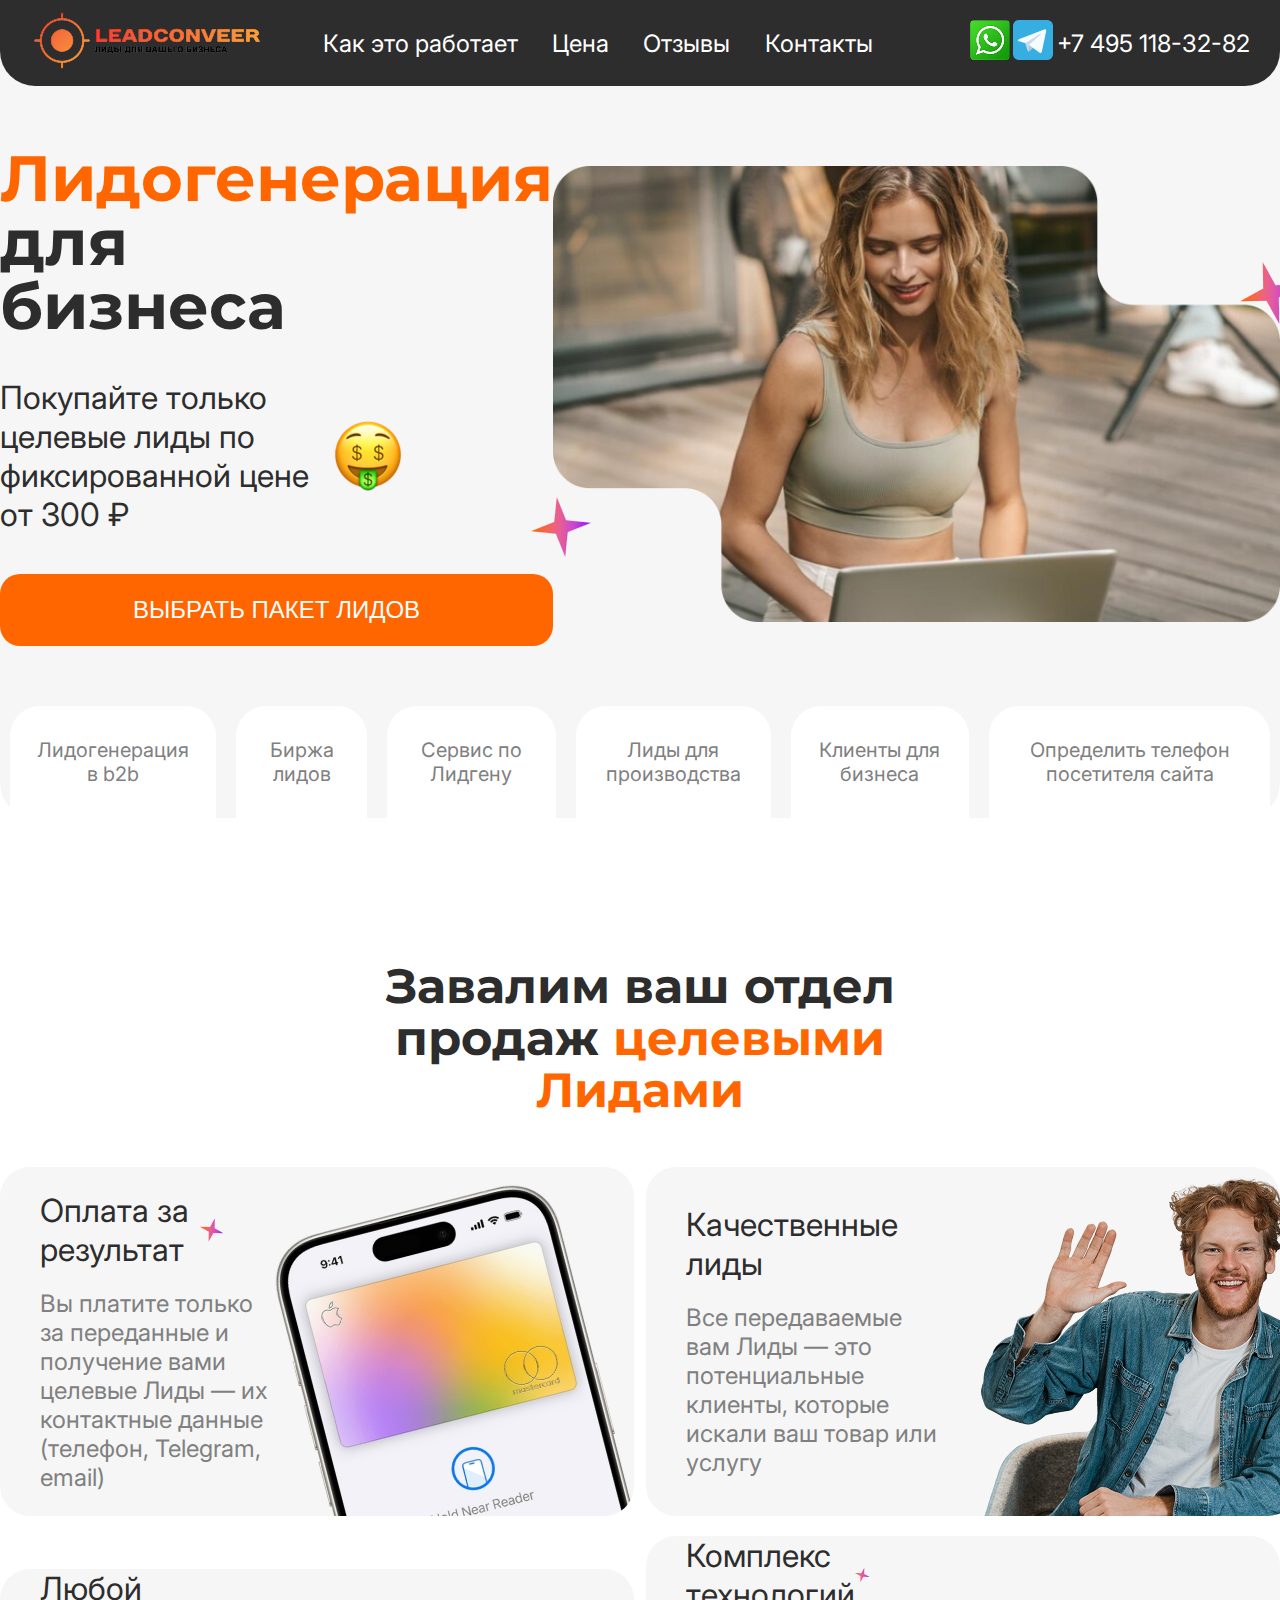
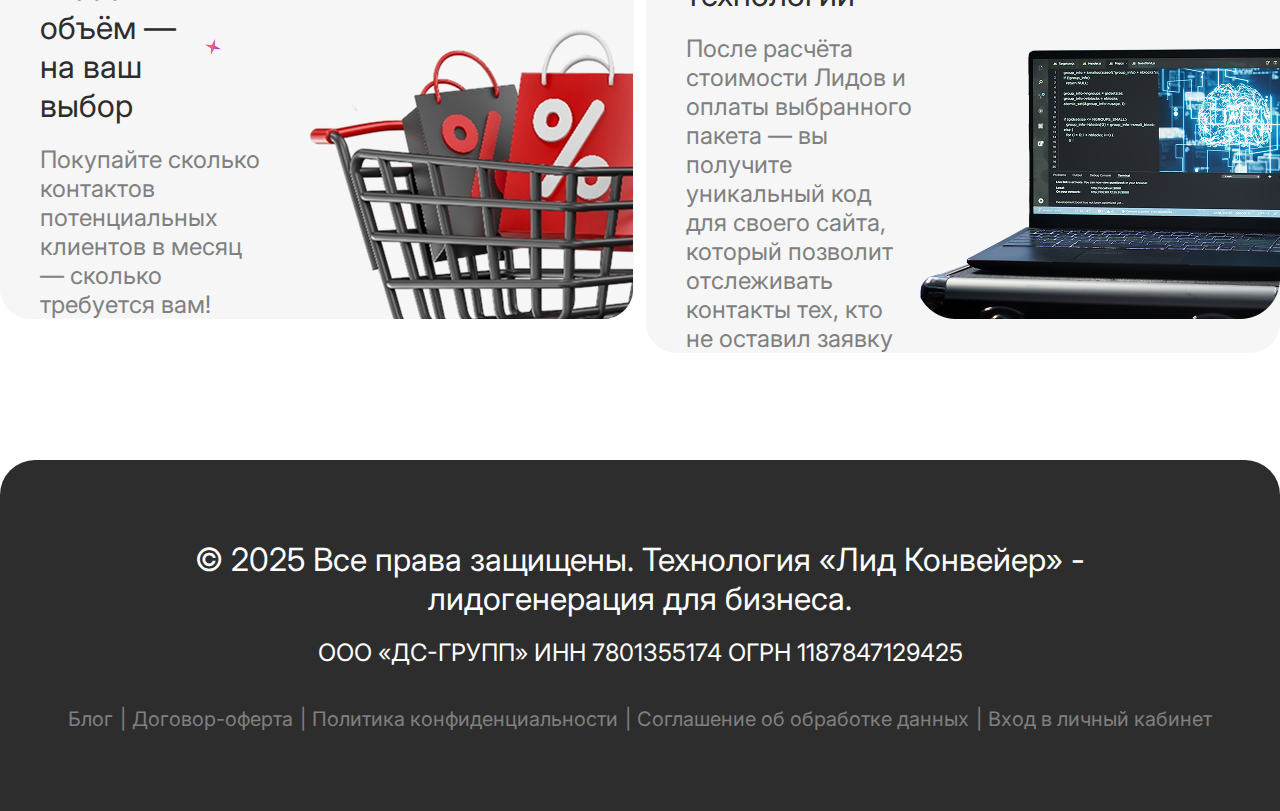
<file: leadconveer/index.html>
<!DOCTYPE html>
<html lang="en">
<head>
  <meta charset="UTF-8">
  <meta name="viewport" content="width=device-width, initial-scale=1.0">
  <title>LEADCONVEER</title>
  <link rel="stylesheet" href="css/style.css">

  <link rel="preconnect" href="https://fonts.googleapis.com">
  <link rel="preconnect" href="https://fonts.gstatic.com" crossorigin>
  <link href="https://fonts.googleapis.com/css2?family=Inter:ital,opsz,wght@0,14..32,100..900;1,14..32,100..900&family=Montserrat:ital,wght@0,100..900;1,100..900&display=swap" rel="stylesheet">

  <link href="https://fonts.cdnfonts.com/css/kollektif" rel="stylesheet">
</head>
<body>
  
  <section class="hero-wrapper">
      <header class="header">
        <a href="#" class="header-logo">
          <img src="img/logo.png" alt="logo">
        </a>
        <ul class="header-nav">
          <li class="header-nav-link"><a href="#">Как это работает</a></li>
          <li class="header-nav-link"><a href="#">Цена</a></li>
          <li class="header-nav-link"><a href="#">Отзывы</a></li>
          <li class="header-nav-link"><a href="#">Контакты</a></li>
        </ul>
        <!-- burger -->
        <div class="header-burger">
          <div class="header-burger-item"></div>
          <div class="header-burger-item"></div>
          <div class="header-burger-item"></div>
        </div>
        <!-- burger -->
        <!-- /.header-nav -->
        <div class="header-mob">
          <ul class="header-mob-list">
            <li class="header-mob-item header-nav-link"><a href="#">Как это работает</a></li>
            <li class="header-mob-item header-nav-link"><a href="#">Цена</a></li>
            <li class="header-mob-item header-nav-link"><a href="#">Отзывы</a></li>
            <li class="header-mob-item header-nav-link"><a href="#">Контакты</a></li>
            <a href="#" class="header-link">+7 495 118-32-82</a>
            <a href="#" class="header-link">
              <img src="img/header-link-1.png" alt="header-link">
            </a>
            <a href="#" class="header-link">
              <img src="img/header-link-2.png" alt="header-link">
            </a>
          </ul>
        </div>
        <!-- header-mob -->
        <div class="header-links">
          <a href="#" class="header-link">
            <img src="img/header-link-1.png" alt="header-link">
          </a>
          <a href="#" class="header-link">
            <img src="img/header-link-2.png" alt="header-link">
          </a>
          <a href="#" class="header-link">+7 495 118-32-82</a>
        </div>
        <!-- /.heaeder-links -->
      </header>
      
      <div class="container">
        <!-- /.header -->
        <div class="hero">
          <div class="hero-main">
            <div class="hero-main-info">
              <h1 class="hero-main-title">Лидогенерация <span>для бизнеса</span></h1>
              <p class="hero-main-subtitle">Покупайте только целевые лиды по фиксированной цене от 300 ₽ <img src="img/hero-main-img-money.png" alt="money"></p>
              <button class="hero-main-btn">Выбрать пакет лидов</button>
            </div>
            <div class="hero-main-images">
              <img src="img/hero-main-images-img.png" alt="hero-main-img" class="hero-main-img">
              <img src="img/star-1.png" alt="hero-img-star" class="hero-main-star">
              <img src="img/star-2.png" alt="hero-img-star" class="hero-main-star2">
            </div>
          </div>
          <!-- /.hero-main -->
          <div class="hero-items">
            <span class="hero-item">Лидогенерация в b2b</span>
            <span class="hero-item">Биржа лидов</span>
            <span class="hero-item">Сервис по Лидгену</span>
            <span class="hero-item">Лиды для производства</span>
            <span class="hero-item">Клиенты для бизнеса</span>
            <span class="hero-item">Определить телефон посетителя сайта</span>
          </div>
          <!-- /.hero-items -->
        </div>
        <!-- /.hero -->
      </div>
      <!-- /.container -->
      
  </section>
  <!-- /.hero-wrapper -->

  <div class="second-wrapper">
    <div class="container">
      <div class="second">
        <h2 class="main-title second-title">Завалим ваш отдел продаж <span>целевыми Лидами</span></h2>
        <div class="second-items">
          <div class="second-item">
            <div class="second-item-info">
              <h4 class="second-item-title">
                Оплата за результат 
                <svg width="44" height="44" viewBox="0 0 44 44" fill="none" xmlns="http://www.w3.org/2000/svg">
                  <path d="M27.8949 0L27.5229 18.8113L44 27.8949L25.1887 27.5229L16.1051 44L16.4771 25.1887L0 16.1051L18.8113 16.4771L27.8949 0Z" fill="url(#paint0_linear_753_557)" />
                  <defs>
                    <linearGradient id="paint0_linear_753_557" x1="0" y1="22" x2="44" y2="22" gradientUnits="userSpaceOnUse">
                      <stop stop-color="#FF6600" />
                      <stop offset="0.274" stop-color="#F26659" />
                      <stop offset="0.374" stop-color="#F06177" />
                      <stop offset="0.484" stop-color="#E65D97" />
                      <stop offset="0.714" stop-color="#CA46D2" />
                      <stop offset="1" stop-color="#8D13F9" />
                    </linearGradient>
                  </defs>
                </svg>
              </h4>
              <p class="second-item-text">Вы платите только за переданные и получение вами целевые Лиды — их контактные данные (телефон, Telegram, email)</p>
            </div>
            <img src="img/second-item-img.png" alt="second-item-img" class="second-item-img">
          </div>
          <!-- /.second-item -->
          <div class="second-item">
            <div class="second-item-info">
              <h4 class="second-item-title">
                Качественные лиды 
                <svg width="44" height="44" viewBox="0 0 44 44" fill="none" xmlns="http://www.w3.org/2000/svg">
                  <path d="M27.8949 0L27.5229 18.8113L44 27.8949L25.1887 27.5229L16.1051 44L16.4771 25.1887L0 16.1051L18.8113 16.4771L27.8949 0Z" fill="url(#paint0_linear_753_557)" />
                  <defs>
                    <linearGradient id="paint0_linear_753_557" x1="0" y1="22" x2="44" y2="22" gradientUnits="userSpaceOnUse">
                      <stop stop-color="#FF6600" />
                      <stop offset="0.274" stop-color="#F26659" />
                      <stop offset="0.374" stop-color="#F06177" />
                      <stop offset="0.484" stop-color="#E65D97" />
                      <stop offset="0.714" stop-color="#CA46D2" />
                      <stop offset="1" stop-color="#8D13F9" />
                    </linearGradient>
                  </defs>
                </svg>
              </h4>
              <p class="second-item-text">Все передаваемые вам Лиды — это потенциальные клиенты, которые искали ваш товар или услугу</p>
            </div>
            <img src="img/second-item-img-2.png" alt="second-item-img" class="second-item-img">
          </div>
          <!-- /.second-item -->
          <div class="second-item">
            <div class="second-item-info">
              <h4 class="second-item-title">
                Любой объём — на ваш выбор
                <svg width="44" height="44" viewBox="0 0 44 44" fill="none" xmlns="http://www.w3.org/2000/svg">
                  <path d="M27.8949 0L27.5229 18.8113L44 27.8949L25.1887 27.5229L16.1051 44L16.4771 25.1887L0 16.1051L18.8113 16.4771L27.8949 0Z" fill="url(#paint0_linear_753_557)" />
                  <defs>
                    <linearGradient id="paint0_linear_753_557" x1="0" y1="22" x2="44" y2="22" gradientUnits="userSpaceOnUse">
                      <stop stop-color="#FF6600" />
                      <stop offset="0.274" stop-color="#F26659" />
                      <stop offset="0.374" stop-color="#F06177" />
                      <stop offset="0.484" stop-color="#E65D97" />
                      <stop offset="0.714" stop-color="#CA46D2" />
                      <stop offset="1" stop-color="#8D13F9" />
                    </linearGradient>
                  </defs>
                </svg>
              </h4>
              <p class="second-item-text">Покупайте сколько контактов потенциальных клиентов в месяц — сколько требуется вам!</p>
            </div>
            <img src="img/second-item-img-3.png" alt="second-item-img" class="second-item-img">
          </div>
          <!-- /.second-item -->
          <div class="second-item">
            <div class="second-item-info">
              <h4 class="second-item-title">
                Комплекс технологий
                <svg width="44" height="44" viewBox="0 0 44 44" fill="none" xmlns="http://www.w3.org/2000/svg">
                  <path d="M27.8949 0L27.5229 18.8113L44 27.8949L25.1887 27.5229L16.1051 44L16.4771 25.1887L0 16.1051L18.8113 16.4771L27.8949 0Z" fill="url(#paint0_linear_753_557)" />
                  <defs>
                    <linearGradient id="paint0_linear_753_557" x1="0" y1="22" x2="44" y2="22" gradientUnits="userSpaceOnUse">
                      <stop stop-color="#FF6600" />
                      <stop offset="0.274" stop-color="#F26659" />
                      <stop offset="0.374" stop-color="#F06177" />
                      <stop offset="0.484" stop-color="#E65D97" />
                      <stop offset="0.714" stop-color="#CA46D2" />
                      <stop offset="1" stop-color="#8D13F9" />
                    </linearGradient>
                  </defs>
                </svg>
              </h4>
              <p class="second-item-text">После расчёта стоимости Лидов и оплаты выбранного пакета — вы получите уникальный код для своего сайта, который позволит отслеживать контакты тех, кто не оставил заявку</p>
            </div>
            <img src="img/second-item-img-4.png" alt="second-item-img" class="second-item-img">
          </div>
          <!-- /.second-item -->
        </div>
      </div>
      <!-- /.second -->
    </div>
    <!-- /.container -->
  </div>
  <!-- /.second-wrapper -->

  <footer class="footer-wrapper">
    <div class="container">
      <div class="footer">
        <p class="footer-license">© 2025 Все права защищены. Технология «Лид Конвейер» - лидогенерация для бизнеса.</p>
        <p class="footer-inn">ООО «ДС-ГРУПП» ИНН 7801355174 ОГРН 1187847129425</p>
        <div class="footer-links">
          <a href="#" class="footer-link">Блог</a> | 
          <a href="#" class="footer-link">Договор-оферта</a> | 
          <a href="#" class="footer-link">Политика конфиденциальности</a> | 
          <a href="#" class="footer-link">Соглашение об обработке данных</a> | 
          <a href="#" class="footer-link">Вход в личный кабинет</a>
        </div>
      </div>
      <!-- /.footer -->
    </div>
    <!-- /.container -->
  </footer>
  <!-- /.footer-wrapper -->

  <script src="js/script.js"></script>
</body>
</html>
</file>
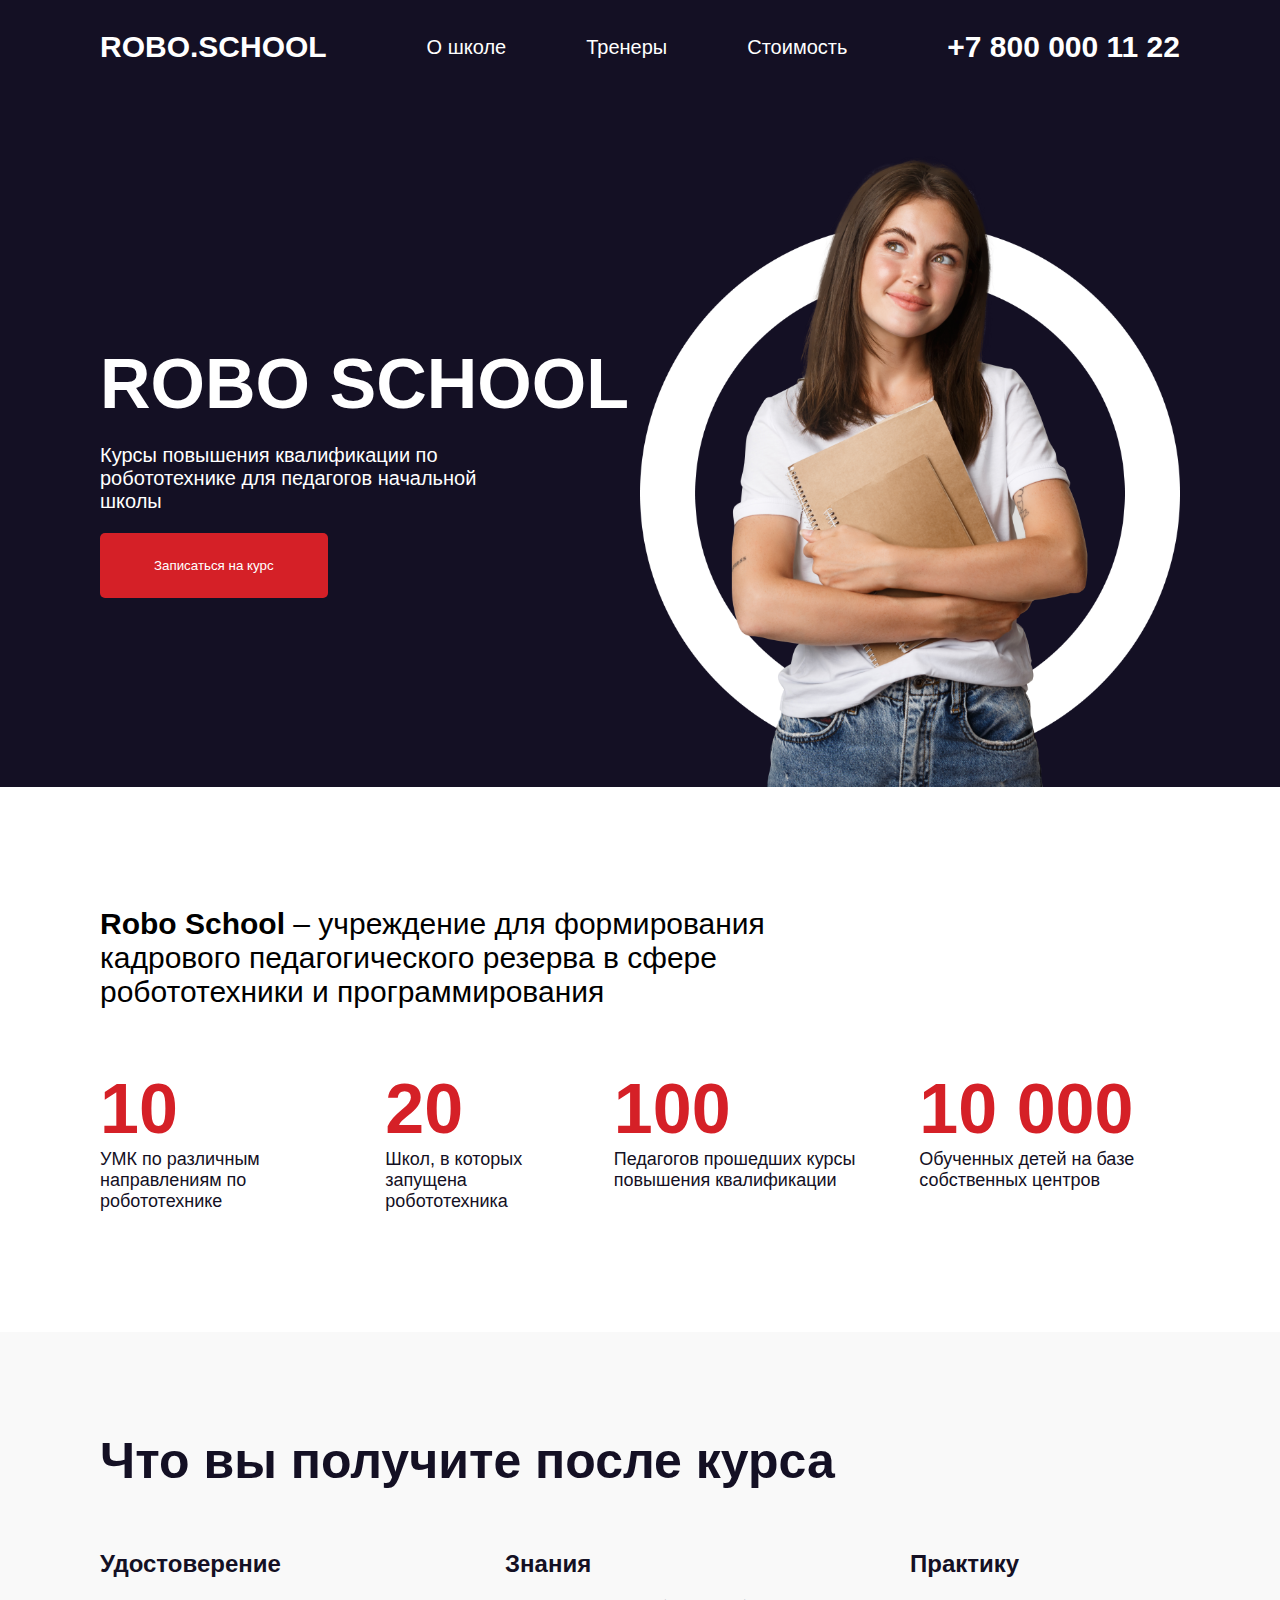
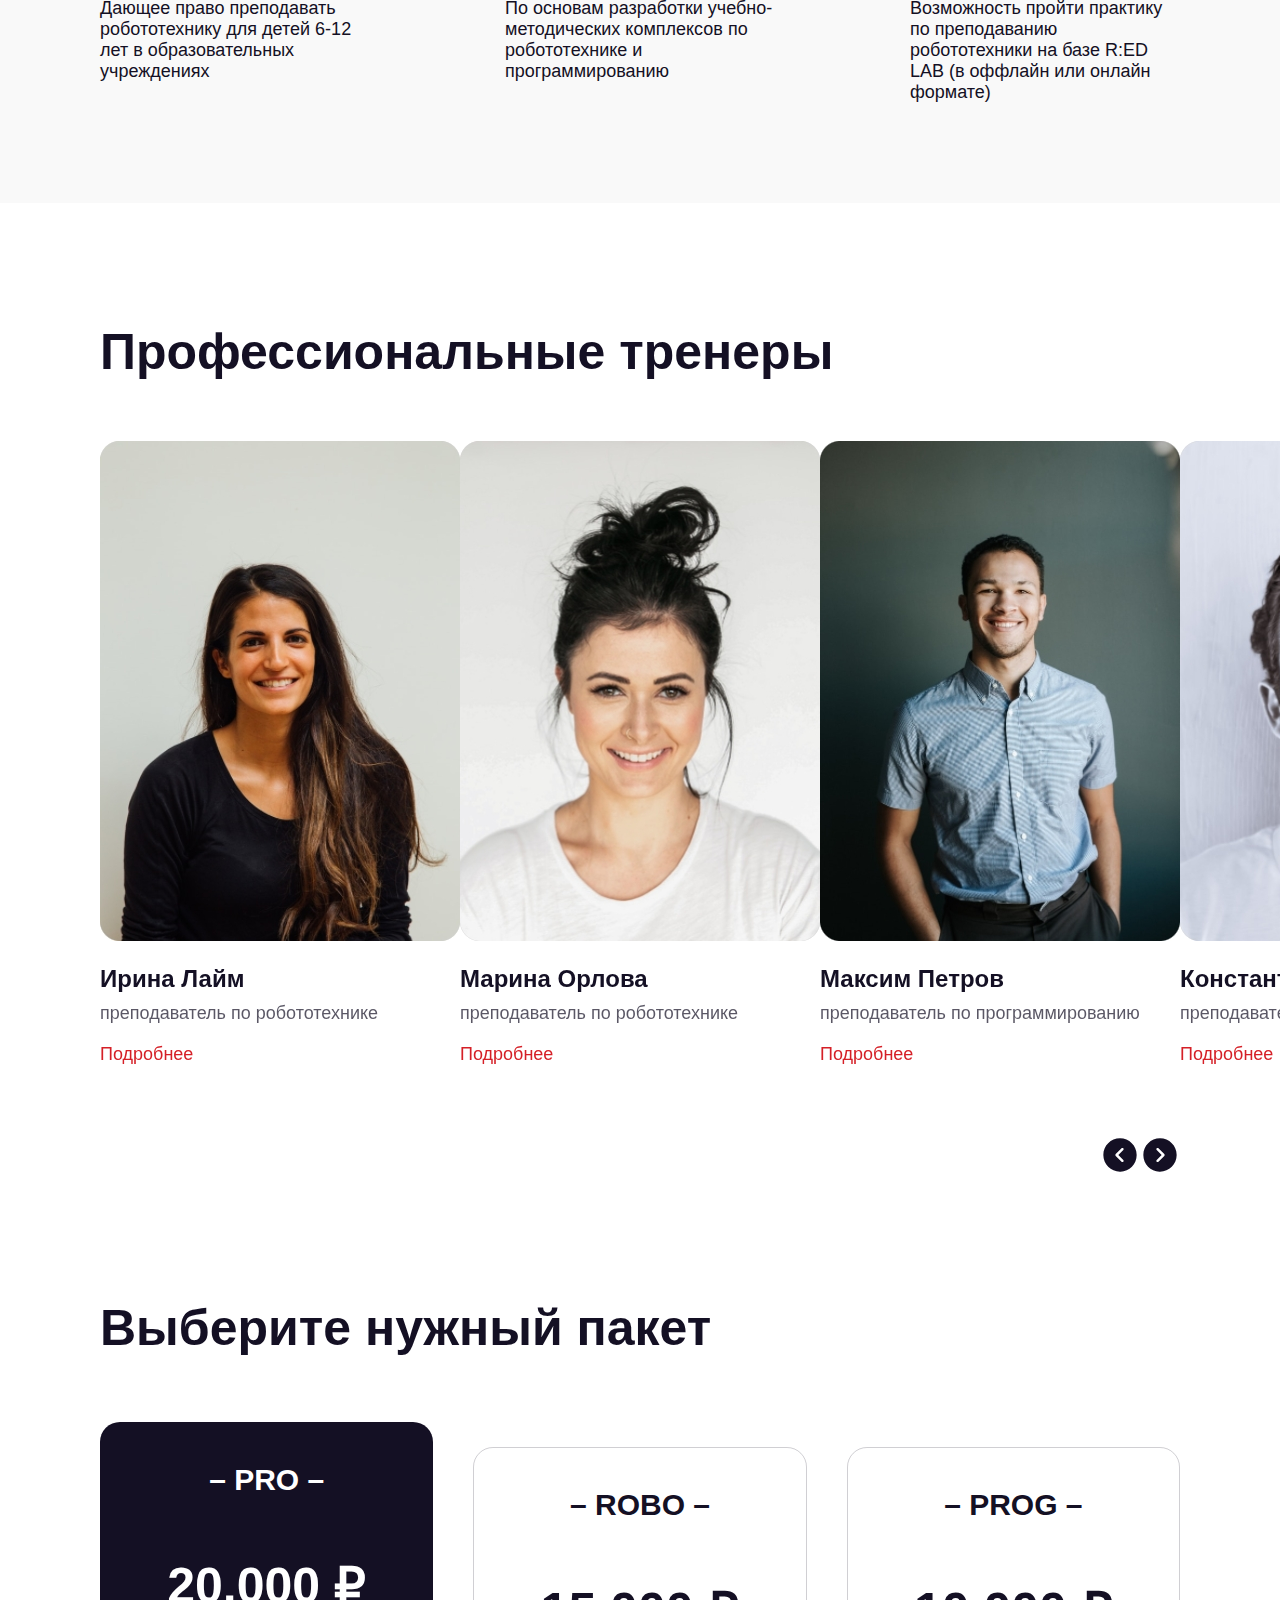
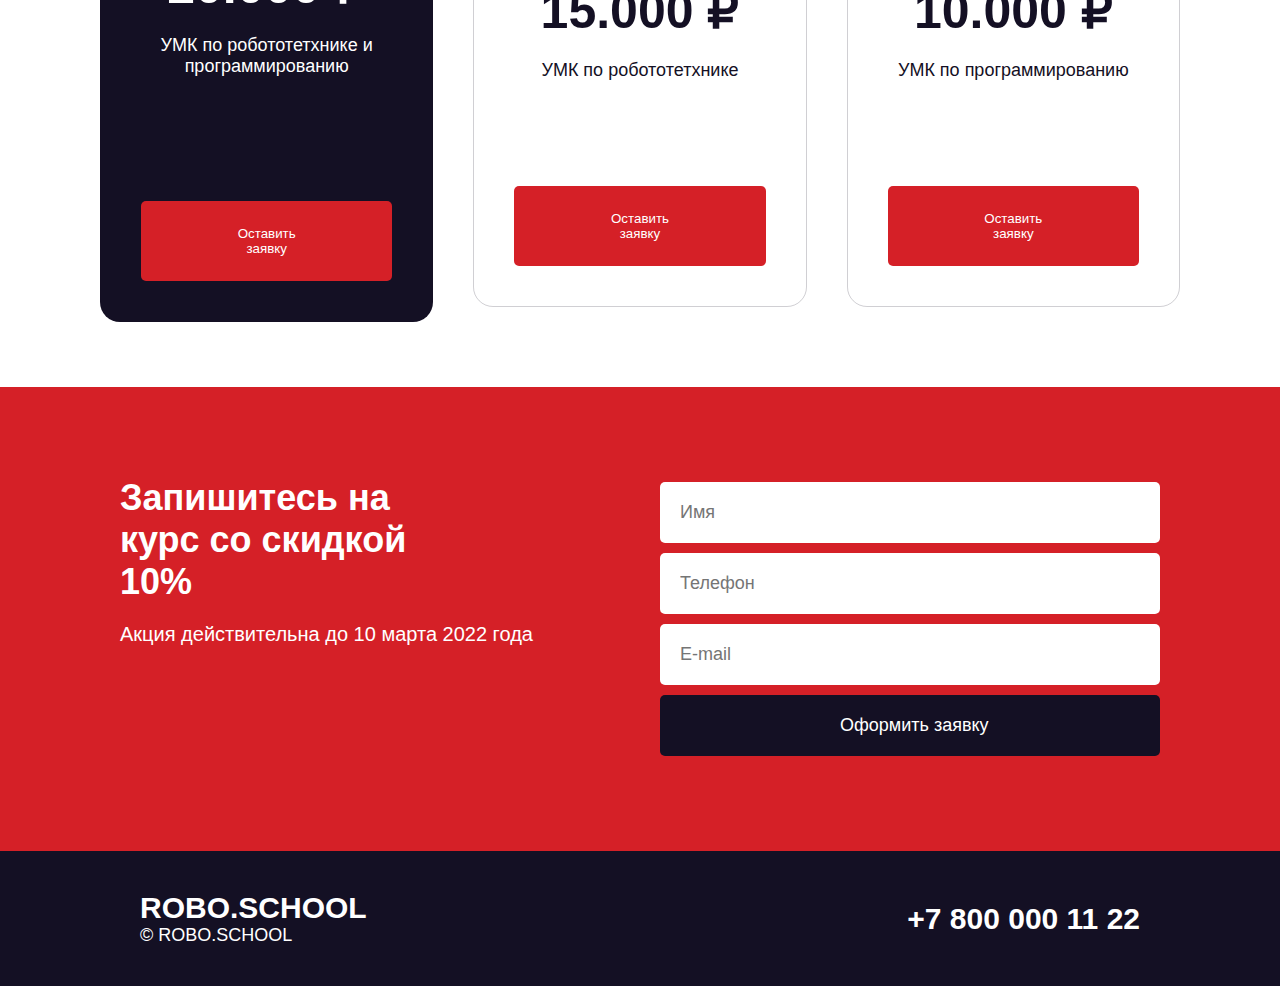
<file: robo.school.github/index.html>
<!DOCTYPE html>
<html lang="en">
<head>
  <meta charset="UTF-8">
  <meta name="viewport" content="width=device-width, initial-scale=1.0">
  <title>ROBO.SCHOOL</title>
  <link rel="stylesheet" href="css/style.css">
  <link href="https://fonts.cdnfonts.com/css/jost" rel="stylesheet">
  <link rel="stylesheet" href="https://cdn.jsdelivr.net/npm/swiper@11/swiper-bundle.min.css"/>
  <link rel="stylesheet" href="https://cdnjs.cloudflare.com/ajax/libs/animate.css/4.1.1/animate.min.css"/>
</head>
<body>
  
  <div class="header-wrapper">
    
      <div class="header">
        <div class="header-nav">
          <div class="logo">robo.school</div>
          <ul class="header-navbar">
            <li class="navbar-item"><a data-link="stat" class="navbar-link">О школе</a></li>
            <li class="navbar-item"><a data-link="coach" class="navbar-link">Тренеры</a></li>
            <li class="navbar-item"><a data-link="pack" class="navbar-link">Стоимость</a></li>
          </ul>
          <a class="header-phone" href="#">+7 800 000 11 22</a>
          <!-- burger -->
          <div class="header-burger">
            <div class="header-burger-item"></div>
            <div class="header-burger-item"></div>
            <div class="header-burger-item"></div>
          </div>
          <!-- burger -->
        </div>
        <!-- /.header-nav -->
        <div class="header-mob">
          <div class="header-mob-list">
            <div class="header-mob-item navbar-item"><a data-link="stat" class="navbar-link">О школе</a></div>
            <div class="header-mob-item navbar-item"><a data-link="coach" class="navbar-link">Тренеры</a></div>
            <div class="header-mob-item navbar-item"><a data-link="pack" class="navbar-link">Стоимость</a></div>
          </div>
        </div>
        <!-- header-mob -->
      </div>
    <div class="container">
      <div class="header">
        <div class="header-down">
          <div class="header-left">
            <div class="header-left-title animate__animated animate__bounce">robo school</div>
            <div class="header-left-text">Курсы повышения квалификации по робототехнике для педагогов начальной школы</div>
            <button class="header-left-btn main-btn" id="header-btn">Записаться на курс</button>
          </div>
          <img class="header-img" src="img/header-img.png"></img>
        </div>
        <!-- /.header-down -->
      </div>
      <!-- /.header -->
    </div>
    <!-- /.container -->
  </div>
  <!-- /.header-wrapper -->
  
  <div class="stat-wrapper">
    <div class="container">
      <div class="stat" id="stat">
        <div class="stat-text"><span>Robo School</span> – учреждение для формирования кадрового педагогического резерва в сфере робототехники и программирования</div>
        <!-- /.stat-text -->
        <div class="stat-info">
          <div class="stat-info-item">
            <div class="info-item-num">10</div>
            <div class="info-item-text">УМК по различным направлениям по робототехнике</div>
          </div>
          <div class="stat-info-item">
            <div class="info-item-num">20</div>
            <div class="info-item-text">Школ, в которых запущена робототехника</div>
          </div>
          <div class="stat-info-item">
            <div class="info-item-num">100</div>
            <div class="info-item-text">Педагогов прошедших курсы повышения квалификации</div>
          </div>
          <div class="stat-info-item">
            <div class="info-item-num">10 000</div>
            <div class="info-item-text">Обученных детей на базе собственных центров</div>
          </div>
        </div>
        <!-- /.stat-info -->
      </div>
      <!-- /.stat -->
    </div>
    <!-- /.container -->
  </div>
  <!-- /.stat-wrapper -->

  <div class="after-wrapper">
    <div class="container">
      <div class="after">
        <div class="after-title main-title">Что вы получите после курса</div>
        <!-- /.after-title main-title -->
        <div class="after-info">
          <div class="after-info-item">
            <div class="after-info-title">Удостоверение</div>
            <div class="after-info-text">Дающее право преподавать робототехнику для детей 6-12 лет в образовательных учреждениях</div>
          </div>
          <div class="after-info-item">
            <div class="after-info-title">Знания</div>
            <div class="after-info-text">По основам разработки учебно-методических комплексов
              по робототехнике и программированию</div>
          </div>
          <div class="after-info-item">
            <div class="after-info-title">Практику <i class="info-icon fas fa-info-circle"></i><span class="info-icon-text">Дополнительная информация здесь!</span></div>
            <div class="after-info-text">Возможность пройти практику по преподаванию робототехники на базе R:ED LAB (в оффлайн или онлайн формате)</div>
          </div>
        </div>
        <!-- /.after-info -->
      </div>
      <!-- /.after -->
    </div>
    <!-- /.container -->
  </div>
  <!-- /.after-wrapper -->

  <div class="coach-wrapper">
    <div class="container">
      <div class="coach" id="coach">
        <div class="coach-title main-title">Профессиональные тренеры</div>
        <!-- /.coach-title main-title -->
        <div class="coach-down">
          <div class="coach-slider swiper-container">
            <div class="coach-slider-wrapper swiper-wrapper">
              <div class="coach-item swiper-slide">
                <img src="img/slider-1.jpeg" alt="" class="slide-img">
                <div class="slide-name">Ирина Лайм</div>
                <div class="slide-text">преподаватель по робототехнике</div>
                <div class="slide-more">Подробнее</div>
              </div>
              <div class="coach-item swiper-slide">
                <img src="img/slider-2.jpeg" alt="" class="slide-img">
                <div class="slide-name">Марина Орлова</div>
                <div class="slide-text">преподаватель по робототехнике</div>
                <div class="slide-more">Подробнее</div>
              </div>
              <div class="coach-item swiper-slide">
                <img src="img/slider-3.jpeg" alt="" class="slide-img">
                <div class="slide-name">Максим Петров</div>
                <div class="slide-text">преподаватель по программированию</div>
                <div class="slide-more">Подробнее</div>
              </div>
              <div class="coach-item swiper-slide">
                <img src="img/slider-4.jpeg" alt="" class="slide-img">
                <div class="slide-name">Константин Назаров</div>
                <div class="slide-text">преподаватель по робототехнике</div>
                <div class="slide-more">Подробнее</div>
              </div>
              <div class="coach-item swiper-slide">
                <img src="img/slider-5.jpeg" alt="" class="slide-img">
                <div class="slide-name">Лиза Весенняя</div>
                <div class="slide-text">преподаватель по программированию</div>
                <div class="slide-more">Подробнее</div>
              </div>
            </div>
            <!-- /.swiper-wrapper -->
            <div class="coach-slider-next"><img src="img/slider-next.svg" alt=""></div>
            <div class="coach-slider-prev"><img src="img/slider-prev.svg" alt=""></div>
            <!-- <div class="coach-pagination"><progress></div> -->
          </div>
          <!-- /.swiper-container -->
        </div>
        <!-- /.coach-slider -->
      </div>
      <!-- /.coach -->
    </div>
    <!-- /.container -->
  </div>
  <!-- /.coach-wrapper -->

  <div class="pack-wrapper">
    <div class="container">
      <div class="pack" id="pack">
        <div class="pack-title main-title">Выберите нужный пакет</div>
        <!-- /.pack-title main-title -->
        <div class="pack-items">
          <div class="pack-item" id="pack-item-main">
            <div class="pack-item-title">– PRO –</div>
            <div class="pack-item-price">20.000 ₽</div>
            <div class="pack-item-text">УМК по робототетхнике и программированию</div>
            <button class="pack-item-btn main-btn">Оставить заявку</button>
          </div>
          <div class="pack-item pack-item-2">
            <div class="pack-item-title">– ROBO –</div>
            <div class="pack-item-price">15.000 ₽</div>
            <div class="pack-item-text">УМК по робототетхнике </div>
            <button class="pack-item-btn main-btn">Оставить заявку</button>
          </div>
          <div class="pack-item">
            <div class="pack-item-title">– PROG –</div>
            <div class="pack-item-price">10.000 ₽</div>
            <div class="pack-item-text">УМК по программированию</div>
            <button class="pack-item-btn main-btn">Оставить заявку</button>
          </div>
        </div>
        <!-- /.pack-items -->
      </div>
      <!-- /.pack -->
    </div>
    <!-- /.container -->
  </div>
  <!-- /.pack-wrapper -->

  <div class="last-wrapper">
    <div class="container">
      <div class="last" id="last">
        <div class="last-left">
          <div class="last-left-title">Запишитесь на курс со скидкой 10%</div>
          <div class="last-left-text">Акция действительна до 10 марта 2022 года</div>
        </div>
        <form action="" class="last-form">
          <input type="text" class="form-item" placeholder="Имя">
          <input type="tel" class="form-item" name="phone" pattern="[0-9]{3}-[0-9]{2}-[0-9]{3}" placeholder="Телефон">
          <input type="email" class="form-item" placeholder="E-mail">
          <input type="submit" class="form-item-btn" value="Оформить заявку">
        </form>
      </div>
      <!-- /.last -->
    </div>
    <!-- /.container -->
  </div>
  <!-- /.last-wrapper -->

  <footer class="footer-wrapper">
    <div class="container">
      <div class="footer">
        <div class="footer-left">
          <div class="footer-logo logo">ROBO.SCHOOL</div>
          <div class="footer-author">© ROBO.SCHOOL</div>
        </div>
        <!-- /.footer-left -->
        <a class="footer-tel" href="#">+7 800 000 11 22</a>
        <!-- /.footer-tel -->
      </div>
      <!-- /.footer -->
    </div>
    <!-- /.container -->
  </footer>
  <!-- /.footer-wrapper -->

  <script src="https://cdn.jsdelivr.net/npm/swiper@11/swiper-bundle.min.js"></script>
  <script src="js/script.js"></script>
</body>
</html>
</file>
<file: leadconveer/css/style.css>
* {
  padding: 0;
  margin: 0;
  box-sizing: border-box;
}

.container {
  max-width: 1780px;
  padding: 0;
  margin: 0 auto;
}

a {
  color: inherit;
  text-decoration: none;
}

button {
  padding: 0;
  border: none;
  background-color: transparent;
}

ul {
  list-style: none;
}

.main-title {
  font-family: "Montserrat", sans-serif;
  font-weight: 700;
  font-size: 48px;
  line-height: 108%;
  text-align: center;
  color: #2d2d2d;
}

.main-title span {
  color: #f60;
}

.hero-wrapper {
  background-color: #f6f6f6;
  border-bottom-left-radius: 35px;
  border-bottom-right-radius: 35px;
}

.header {
  display: flex;
  align-items: center;
  justify-content: space-between;
  background-color: #2d2d2d;
  border-bottom-left-radius: 35px;
  border-bottom-right-radius: 35px;
  padding: 6px 30px;
}

.header-logo {
  width: 20%;
}

.header-nav {
  display: flex;
  align-items: center;
  justify-content: space-between;
  width: 30%;
}

.header-nav-link {
  font-family: "Inter", sans-serif;
  font-weight: 400;
  font-size: 24px;
  color: #fff;
}

.header-nav-link:hover {
  color: #c0c0c0;
  cursor: pointer;
}

.header-nav-link:active {
  color: #f60;
}

.header-links {
  display: flex;
  align-items: center;
  justify-content: space-between;
  width: 20%;
}

.header-links a {
  font-family: "Inter", sans-serif;
  font-weight: 400;
  font-size: 32px;
  color: #fff;
}

.header-links a:hover {
  color: #c0c0c0;
  cursor: pointer;
}

.header-links a:active {
  color: #f60;
}

.header-burger {
  display: none;
}

.header-mob-list {
  display: none;
}

.hero {
  display: flex;
  flex-direction: column;
  align-items: center;
  width: 100%;
}

.hero-main {
  display: flex;
  align-items: center;
  justify-content: space-between;
  width: 100%;
  padding: 60px 0 0 0;
}

.hero-main-info {
  width: 45%;
}

.hero-main-title {
  font-family: "Montserrat", sans-serif;
  font-weight: 700;
  font-size: 80px;
  line-height: 100%;
  color: #f60;
  width: 70%;
}

.hero-main-title span {
  color: #2d2d2d;
}

.hero-main-subtitle {
  display: flex;
  align-items: center;
  justify-content: space-between;
  font-family: "Inter", sans-serif;
  font-weight: 400;
  font-size: 32px;
  color: #2d2d2d;
  width: 73%;
  margin: 40px 0;
}

.hero-main-btn {
  border-radius: 20px;
  background: #f60;
  padding: 22px 0;
  width: 100%;
  font-family: "Kollektif", sans-serif;
  font-weight: 400;
  font-size: 24px;
  text-transform: uppercase;
  text-align: center;
  color: #fff;
}

.hero-main-btn:hover {
  background: #ff9832;
  cursor: pointer;
}

.hero-main-btn:active {
  background: #cd3400;
}

.hero-main-btn:disable {
  background: #c0c0c0;
}

.hero-main-images {
  position: relative;
}

.hero-main-star {
  position: absolute;
  bottom: 15%;
  left: -3%;
}

.hero-main-star2 {
  position: absolute;
  top: 21%;
  right: -3%;
}

.hero-main-img {
  width: 100%;
}

.hero-items {
  display: flex;
  align-items: center;
  justify-content: space-between;
  margin-top: 60px;
}

.hero-item {
  font-family: "Inter", sans-serif;
  font-weight: 400;
  font-size: 20px;
  text-align: center;
  color: #808080;
  padding: 32px 27px;
  margin: 0 10px;
  background: #fff;
  border-top-left-radius: 30px;
  border-top-right-radius: 30px;
}

.second {
  display: flex;
  align-items: center;
  flex-direction: column;
}

.second-wrapper {
  padding: 143px 0 97px 0;
}

.second-title {
  width: 50%;
}

.second-items {
  display: flex;
  align-items: center;
  justify-content: space-between;
  flex-wrap: wrap;
  margin-top: 40px;
}

.second-item {
  display: flex;
  align-items: center;
  justify-content: space-between;
  width: 49.5%;
  border-radius: 30px;
  background: #f6f6f6;
  margin: 10px 0;
}

.second-item-info {
  margin-left: 40px;
}

.second-item-title {
  display: flex;
  align-items: center;
  justify-content: space-between;
  font-family: "Inter", sans-serif;
  font-weight: 400;
  font-size: 32px;
  color: #2d2d2d;
  width: 80%;
}

.second-item-title:nth-child(3) {
  width: 100%;
}

.second-item-text {
  font-family: "Inter", sans-serif;
  font-weight: 400;
  font-size: 24px;
  color: #808080;
  margin-top: 20px;
}

.footer {
  display: flex;
  flex-direction: column;
  align-items: center;
}

.footer-wrapper {
  background-color: #2d2d2d;
  border-top-left-radius: 35px;
  border-top-right-radius: 35px;
  padding: 80px;
}

.footer-license {
  font-family: "Inter", sans-serif;
  font-weight: 400;
  font-size: 32px;
  text-align: center;
  color: #fff;
}

.footer-inn {
  font-family: "Inter", sans-serif;
  font-weight: 400;
  font-size: 24px;
  text-align: center;
  color: #fff;
  margin: 20px 0 40px 0;
}

.footer-links {
  display: flex;
  align-items: center;
  justify-content: space-between;
  width: 1144px;
  font-family: "Inter", sans-serif;
  font-weight: 400;
  font-size: 20px;
  text-align: center;
  color: #808080;
}

@media (max-width: 1740px) {
  .header-nav {
    width: 550px;
  }
  .header-links {
    width: 280px;
  }
  .header-links a {
    font-size: 24px;
  }
  .hero-main-title {
    font-size: 64px;
  }
  .hero {
    overflow: hidden;
  }
}

@media (max-width: 1250px) {
  .header-nav {
    display: none;
  }
  .header-links {
    display: none;
  }
  .header-mob.active {
    display: flex;
    justify-content: center;
    align-items: center;
    background-color: #2d2d2d;
    width: 100%;
    height: auto;
    padding: 35% 0;
    border-radius: 35px;
  }
  .header-mob {
    display: none;
    background-color: #fff;
    position: absolute;
    top: 100px;
    left: 0;
    width: 100vw;
    z-index: 9;
  }
  .header-mob-list {
    display: flex;
    flex-direction: column;
  }
  .header-mob-item {
    padding: 20px 0;
    text-align: center;
  }
  .header-link {
    font-family: "Inter", sans-serif;
    font-weight: 400;
    font-size: 24px;
    color: #fff;
    text-align: center;
  }
  .header-burger {
    width: 8%;
    height: 100%;
    display: flex;
    justify-content: space-between;
    flex-direction: column;
  }
  .header-burger-item {
    width: 100%;
    height: 2px;
    background-color: #fff;
    transition: 0.5s;
  }
  .header-burger-item:nth-child(2) {
    margin: 10px 0px;
  }
  .header-burger.active > .header-burger-item:nth-child(1) {
    transform: rotate(45deg);
    margin-top: 10px;
    margin-bottom: -10px;
    transition: 0.5s;
  }
  .header-burger.active > .header-burger-item:nth-child(3) {
    transform: rotate(-45deg);
    margin-bottom: 12px;
    margin-top: -12px;
    transition: 0.5s;
  }
  .header-burger.active > .header-burger-item:nth-child(2) {
    opacity: 0;
    transition: 0.5s;
  }
  .hero-main-title {
    font-size: 48px;
  }
  .hero-main-img {
    width: 100%;
  }
  .second-item {
    width: 100%;
  }
  .footer-links {
    flex-wrap: wrap;
    width: 90%;
  }
  .hero-items {
    display: none;
  }
}

@media (max-width: 740px) {
  .hero-wrapper {
    width: 100%;
  }
  .hero-main {
    flex-direction: column;
    align-items: center;
  }
  .hero-main-images {
    margin-top: 50px;
  }
  .hero-main-info {
    width: 100%;
    text-align: center;
    display: flex;
    flex-direction: column;
    align-items: center;
  }
}
</file>
<file: robo.school.github/css/style.css>
* {
  padding: 0;
  margin: 0;
  box-sizing: border-box;
  font-family: 'Jost*', sans-serif;
}
.container {
  max-width: 1720px;
  padding: 0 100px; 
  margin: 0 auto;
}
a {
  color: inherit;
  text-decoration: none;
}
button {
  padding: 0;
  border: none;
  background-color: transparent;
}
ul {
  list-style: none;
}
.main-title {
  font-weight: 600;
  font-size: 50px;
  color: #141024;
}
.main-btn {
  padding: 25px 54px;
  border-radius: 5px;
  color: #fff;
  background-color: #D52027;
}
.main-btn:hover {
  background-color: #b3181d;
  cursor: pointer;
}

.header-burger {
  display: none;
}
.header-mob-list {
  display: none;
}


.header-wrapper {
  background-color: #141024;
  padding-top: 30px;
}
.logo {
  font-weight: 700;
  font-size: 30px;
  color: #fff;
  text-transform: uppercase;
}
.header-nav {
  display: flex;
  align-items: center;
  justify-content: space-between;
  padding: 0 100px;
}
.header-navbar {
  display: flex;
  align-items: center;
  justify-content: space-around;
}
.navbar-item {
  margin: 0 40px;
}
.navbar-link {
  font-weight: 400;
  font-size: 20px;
  color: #fff;
  transition: transform 0.3s ease;
}
.navbar-link:hover {
  color: #D52027;
  transition-delay: 0.1s;
  transform: translateY(-5px);
  cursor: pointer;
}
.header-phone {
  font-weight: 600;
  font-size: 30px;
  color: #fff;
  transition: transform 0.3s ease;
}
.header-phone:hover {
  color: #D52027;
  transition-delay: 0.1s;
  transform: translateY(-3px);
}
.header-down {
  display: flex;
  align-items: center;
  justify-content: space-between;
  padding-top: 90px;
}
.header-left {
  width: 50%;
}
.header-left-title {
  font-weight: 600;
  font-size: 70px;
  color: #fff;
  text-transform: uppercase;
}
.header-left-text {
  padding: 20px 0;
  width: 70%;
  font-weight: 400;
  font-size: 20px;
  color: #fff;
}

.header-img {
  width: 50%;
}

.stat-wrapper {
  padding: 120px 0;
}
.stat {
  display: flex;
  flex-direction: column;
}
.stat-text {
  font-weight: 400;
  font-size: 30px;
  max-width: 70%;
}
.stat-text span {
  font-weight: 600;
}
.stat-info {
  display: flex;
  justify-content: space-between;
  align-items: flex-start;
  margin-top: 60px;
}
.info-item-num {
  font-weight: 600;
  font-size: 70px;
  color: #d52027;
}
.info-item-text {
  font-weight: 400;
  font-size: 18px;
  color: #141024;
  width: 85%;
}

.after-wrapper {
  background-color: #f9f9f9;
  padding: 100px 0;
}
.after {
  display: flex;
  flex-direction: column;
}
.after-info {
  margin-top: 60px;
  display: flex;
  justify-content: space-between;
  align-items: flex-start;
}
.after-info-item {
  display: flex;
  flex-direction: column;
  width: 25%;
}
.after-info-title {
  font-weight: 600;
  font-size: 24px;
  color: #141024;
}
.info-icon {
  position: relative;
  display: inline-block;
  cursor: pointer;
}
.info-icon-text {
  visibility: hidden;
  opacity: 0;
  position: absolute;
  background-color: #f9f9f9;
  color: #000; /* Черный цвет текста */
  padding: 10px;
  border-radius: 5px;
  box-shadow: 0 0 5px rgba(0, 0, 0, 0.1);
  transition: opacity 0.3s, visibility 0.3s;
  text-align: left;
  z-index: 1;
}
.info-icon:hover .info-icon-text {
  visibility: visible;
  opacity: 1;
}
.after-info-text {
  font-weight: 400;
  font-size: 18px;
  color: #141024;
  margin-top: 20px;
}

.coach-wrapper {
  padding-top: 120px;
  padding-bottom: 60px;
  overflow: hidden;
}
.coach-slider-wrapper {
  display: flex;
  align-items: center;
  margin-top: 60px;
}
.coach-slider-prev {
  float: right;
  margin-top: 70px;
}
.coach-slider-next {
  transform: scale(-1, 1);
  float: right;
  margin-top: 70px;
}
.coach-pagination {
  position: absolute;
  top: 0;
  right: 0;
}
.slide-name {
  font-weight: 600;
  font-size: 24px;
  color: #141024;
  margin-top: 20px;
}
.slide-text {
  font-weight: 400;
  font-size: 18px;
  color: #141024;
  opacity: 70%;
  margin-top: 10px;
}
.slide-more {
  font-weight: 400;
  font-size: 18px;
  color: #D52027;
  margin-top: 20px;
}

.pack-wrapper {
  padding: 60px 0;
}
.pack {
  display: flex;
  flex-direction: column;
}
.pack-items {
  margin-top: 70px;
  align-self: center;
  display: flex;
  justify-content: space-around;
  align-items: center;
}
.pack-item {
  max-width: 360px;
  height: 460px;
  width: 33%;
  padding: 40px;
  border: 1px solid rgba(20, 16, 36, 0.2);
  border-radius: 20px;
  display: flex;
  flex-direction: column;
  justify-content: flex-start;
  align-items: center;
}
.pack-item-2 {
  margin: 0 40px;
}
#pack-item-main {
  max-width: 360px;
  height: 500px;
  background-color: #141024;
  color:#fff;
  transition-delay: 0.1s;
  transform: translateY(-5px);
}
#pack-item-main .pack-item-title {
  color:#fff;
  transition-delay: 0.1s;
}
#pack-item-main .pack-item-price{
  color:#fff;
  transition-delay: 0.1s;
}
#pack-item-main .pack-item-text{
  color:#fff;
  transition-delay: 0.1s;
}

.pack-item-title {
  font-weight: 600;
  font-size: 30px;
  color: #141024;
}
.pack-item-price {
  font-weight: 600;
  font-size: 50px;
  color: #141024;
  margin-top: 60px;
}
.pack-item-text {
  font-weight: 400;
  font-size: 18px;
  color: #141024;
  text-align: center;
  margin-top: 20px;
}
.pack-item-btn {
  padding: 25px 78px;
  margin-top:auto;
}

.last-wrapper {
  padding: 90px 0;
  background-color: #D52027;
}
.last {
  display: flex;
  align-items: start;
  justify-content: center;
}
.last-left {
  width: 50%;
}
.last-left-title{
  font-weight: 600;
  font-size: 36px;
  color: #fff;
  width: 60%;
}
.last-left-text {
  font-weight: 400;
  font-size: 20px;
  color: #fff;
  width: 80%;
  margin-top: 20px;
}
.last-form {
  display: flex;
  flex-direction: column;
}
.form-item {
  width: 500px;
  height: auto;
  padding: 20px 180px 20px 20px;
  margin: 5px 0;
  font-weight: 400;
  font-size: 18px;
  border-radius: 5px;
  border: 0;
}
.form-item-btn{
  width: 500px;
  height: auto;
  padding: 20px 180px;
  margin: 5px 0;
  background-color: #141024;
  color: #fff;
  font-weight: 400;
  font-size: 18px;
  border-radius: 5px;
  border: 0;
}
.form-item-btn:hover {
  cursor: pointer;
}

footer {
  padding: 40px;
  background-color: #141024;
}
.footer {
  display: flex;
  align-items: center;
  justify-content: space-between;
}
.footer-author {
  font-weight: 400;
  font-size: 18px;
  color: #fff;
}
.footer-tel {
  font-weight: 600;
  font-size: 30px;
  color: #fff;
  transition: transform 0.3s ease;
}
.footer-tel:hover {
  color: #D52027;
  transition-delay: 0.1s;
  transform: translateY(-3px);
}
 
@media (max-width: 450px){
  .container {
    max-width: 95%;
    padding: 0 10px; 
    margin: 0 auto;
  }
  .main-title {
    font-size: 30px;
    text-align: center;
  }
  .main-btn {
    padding: 17px 75px;
    font-size: 16px;
  }
  .logo {
    font-size: 18px;
  }

  .header-nav {
    padding: 0 5%;
    margin: 0;
    padding-bottom: 55px;
  }
  .header-navbar {
    display: none;
  }
  .header-phone {
    display: none;  
  }

  .header-mob.active {
    display: flex;
    justify-content: center;
    align-items: center;

    background-color: #141024;
    width: 100%;
    height: auto;
    padding: 35% 0;
  }
  .header-mob {
    display: none;
    background-color: #fff;
    position: absolute;
    top: 100px;
    left: 0;
    width: 100vw;
    z-index: 9;
  }
  .header-mob-list {
    display: flex;
    flex-direction: column;
  }
  .header-mob-item {
    padding: 20px 0;
    text-align: center;
  }
  .navbar-link {
    font-size: 30px;
  }

  .header-burger {
    width: 13%;
    height: 100%;
    display: flex;
    justify-content: space-between;
    flex-direction: column;
  }
  .header-burger-item {
    width: 100%;
    height: 2px;
    background-color: #fff;
    transition: 0.5s;
  }
  .header-burger-item:nth-child(2) {
    margin: 10px 0px;
  }
  .header-burger.active>.header-burger-item:nth-child(1) {
    transform: rotate(45deg);
    margin-top: 10px;
    margin-bottom: -10px;
    transition: 0.5s;
  }
  .header-burger.active>.header-burger-item:nth-child(3) {
    transform: rotate(-45deg);
    margin-bottom: 12px;
    margin-top: -12px;
    transition: 0.5s;
  }
  .header-burger.active>.header-burger-item:nth-child(2) {
    opacity: 0;
    transition: 0.5s;
  }

  .header-down {
    display: flex;
    flex-direction: column;
    justify-content: center;
    align-items: center;
    padding: 10% 0;
    margin: 0;
    background-image: url("../img/header-img.png");
    background-size: 80%;
    background-position: 50% 80%;
    background-repeat: no-repeat;
  }
  .header-left {
    display: flex;
    flex-direction: column;
    justify-content: center;
    width: 90%;
  }
  .header-left-title {
    font-weight: 600;
    font-size: 30px;
    text-align: center;
  }
  .header-left-text {
    font-weight: 400;
    font-size: 16px;
    width: 100%;
    text-align: center;
  }
  .header-img {
    display: none;
  }
  .header-left-btn {
    margin-top: 280px;
    padding: 17px 80px;
  }

  .stat-wrapper {
    padding: 15% 0;
  }
  .stat {
    display: flex;
    flex-direction: column;
  }
  .stat-text {
    max-width: 100%;
    font-size: 20px;
  }
  .stat-info {
    display: flex;
    flex-direction: column;
    align-items: center;
    margin-top: 5%;
  }
  .stat-info-item {
    display: flex;
    flex-direction: column;
    align-items: center;
    margin-top: 5%;
  }
  .info-item-num {
    text-align: center;
    font-size: 60px;
  }
  .info-item-text {
    text-align: center;
    font-size: 16px;
    width: 70%;
  }

  .after-wrapper {
    padding: 15% 0;
  }
  .after-info {
    display: flex;
    flex-direction: column;
    align-items: center;
  }
  .after-info-item {
    width: 100%;
    text-align: center;
    margin-top: 30px;
  }

  .slide-name {
    font-size: 20px;
    width: 90%;
  }
  .slide-text {
    font-size: 14px;
    width: 90%;
  }
  .slide-more {
    font-size: 16px;
    width: 90%;
  }
  .slide-img {
    width: 80%;
    height: auto;
  }

  .pack-items {
    display: flex;
    flex-direction: column;
    align-items: center;
  }
  .pack-item {
    width: 300px;
    height: 420px;
    padding: 40px 20px;
    margin-top: 30px;
  }
  .pack-item-title {
    font-size: 30px;
  }
  .pack-item-price {
    font-size: 50px;
  }
  .pack-item-text {
    font-size: 16px;
  }
  .pack-item-btn {
    padding: 17px 65px;
  }

  .last-wrapper {
    padding: 15% 0;
  }
  .last {
    display: flex;
    flex-direction: column;
    align-items: center;
  }
  .last-left {
    width: 100%;
    display: flex;
    flex-direction: column;
    align-items: center;
  }
  .last-left-title {
    width: 100%;
    text-align: center;
  }
  .last-left-text {
    width: 100%;
    text-align: center;
  }
  .last-form {
    display: flex;
    flex-direction: column;
    align-items: center;
  }
  .form-item {
    width: 300px;
    height: auto;
    padding: 20px 180px 20px 20px;
    margin: 5px 0;
  }
  .form-item-btn{
    width: 300px;
    height: auto;
    padding: 20px 90px;
    margin: 5px 0;
    font-size: 16px;
  }

  .footer {
    display: flex;
    flex-direction: column;
    align-items: center;
  }
  .footer-left {
    display: flex;
    flex-direction: column;
    align-items: center;
  }
  .footer-author {
    margin-top: 20px;
    margin-bottom: 40px;
  }
  .footer-tel {
    font-size: 16px;
  }
}
</file>
